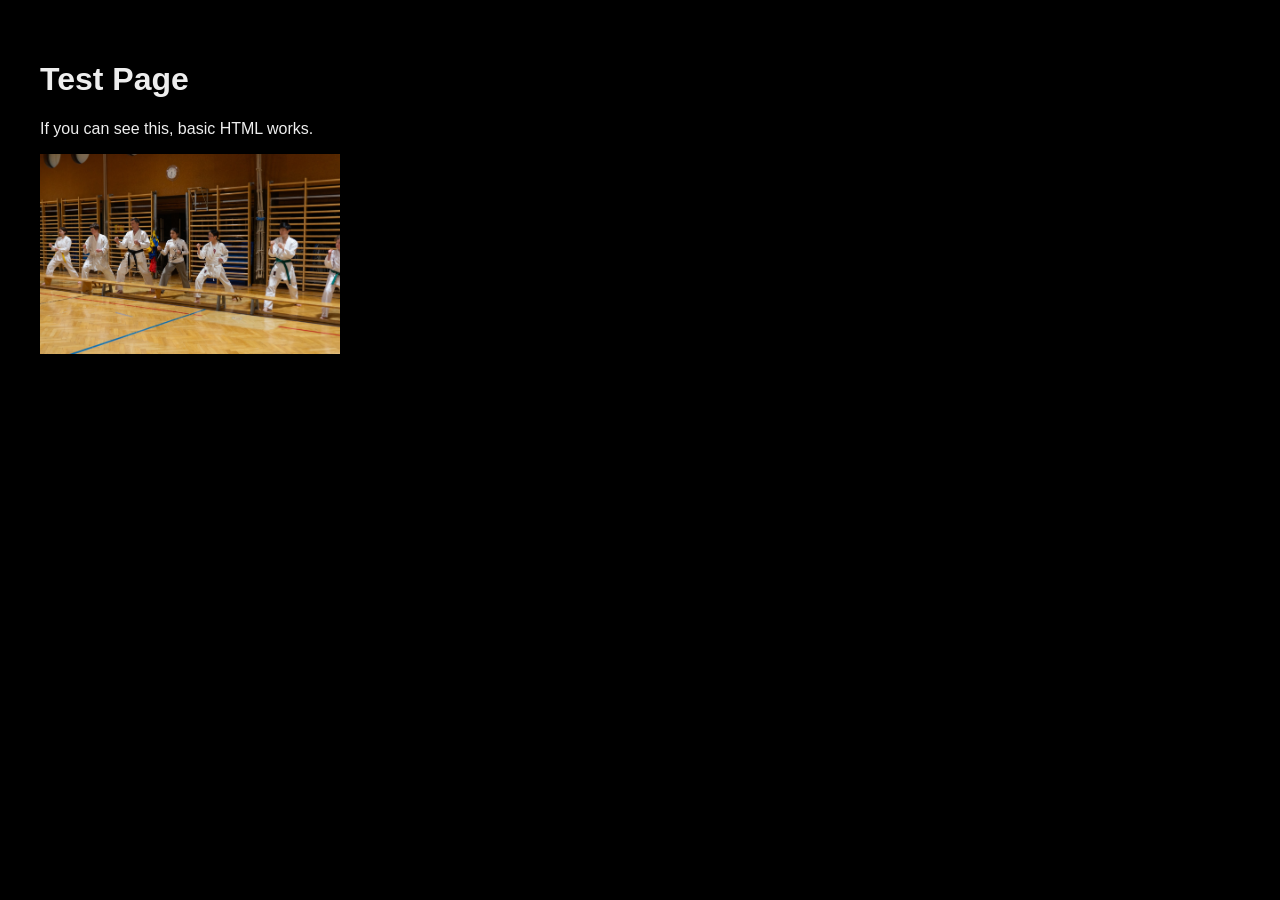
<file: test.html>
<!DOCTYPE html>
<html lang="de">
<head>
  <meta charset="UTF-8">
  <meta name="viewport" content="width=device-width, initial-scale=1.0">
  <title>Test</title>
  <style>
    body { background: #000; color: #eee; font-family: sans-serif; padding: 2rem; }
    img { width: 300px; height: 200px; object-fit: cover; }
  </style>
</head>
<body>
  <h1>Test Page</h1>
  <p>If you can see this, basic HTML works.</p>
  <img src="images/gallery/fudoshin-karate-do-wien_kata-line-wide.jpg" alt="test">
</body>
</html>
</file>
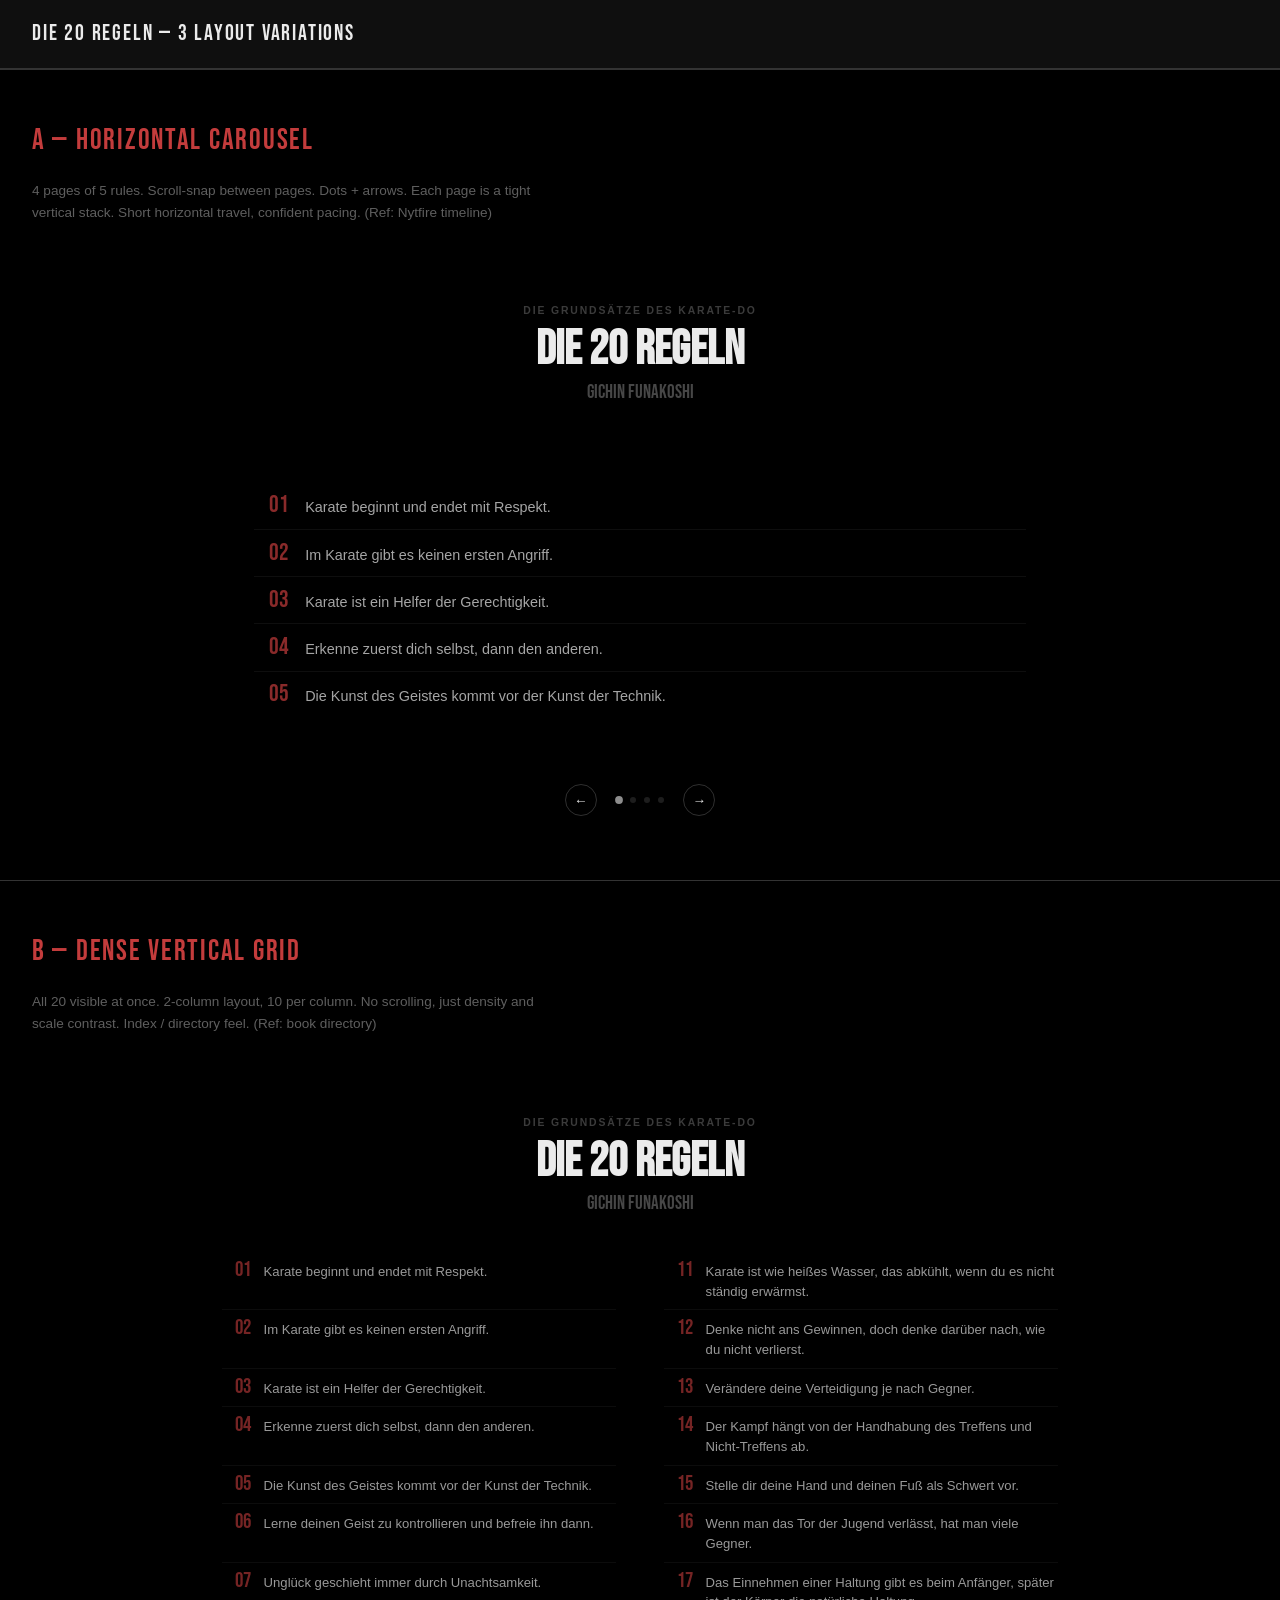
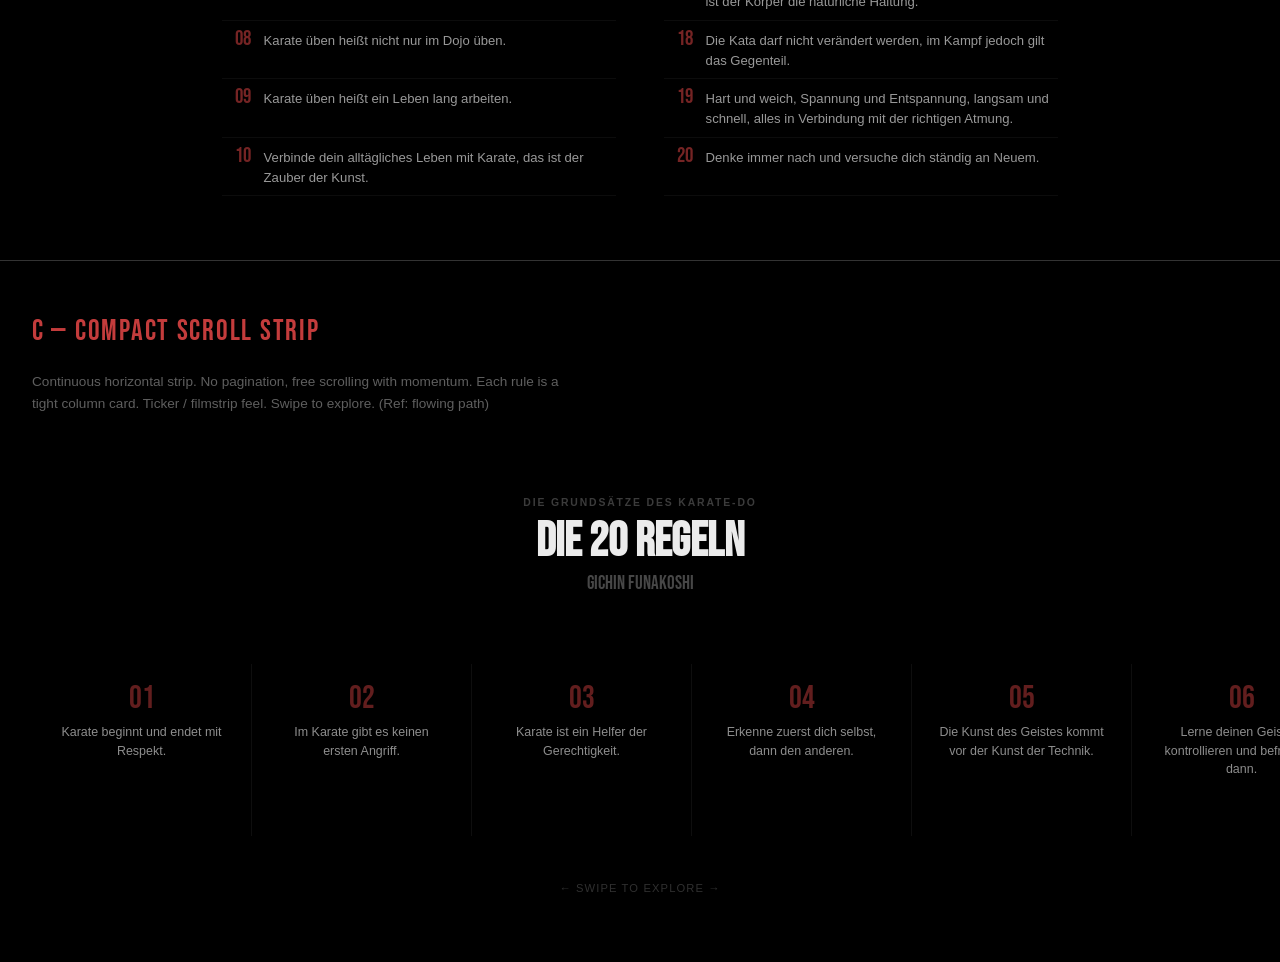
<file: _mockups/rules-variations.html>
<!DOCTYPE html>
<html lang="de" data-theme="dark">
<head>
<meta charset="UTF-8">
<meta name="viewport" content="width=device-width, initial-scale=1.0">
<title>20 Rules — Layout Variations</title>
<link href="https://fonts.googleapis.com/css2?family=Bebas+Neue&display=swap" rel="stylesheet">
<style>
  :root {
    --color-bg:       hsla(0, 0%, 0%, 1);
    --color-fg:       hsla(0, 0%, 92%, 1);
    --color-red:      hsla(0, 53%, 50%, 1);
    --color-surface:  hsla(0, 0%, 6%, 1);
    --color-mid:      hsla(0, 0%, 20%, 1);
    --color-accent:   var(--color-red);
    --font-display:   'Bebas Neue', sans-serif;
    --font-body:      Arial, sans-serif;
    --radius-sm:      4px;
    --radius-md:      6px;
    --radius-full:    50%;
    --ease-out:       cubic-bezier(0.16, 1, 0.3, 1);
  }

  * { margin: 0; padding: 0; box-sizing: border-box; }
  body {
    font-family: var(--font-body);
    background: var(--color-bg);
    color: var(--color-fg);
    line-height: 1.6;
  }

  /* ── Chrome ── */
  .page-title {
    position: sticky; top: 0; z-index: 100;
    background: var(--color-surface);
    border-bottom: 1px solid var(--color-mid);
    padding: 1rem 2rem;
    font-family: var(--font-display);
    font-size: 1.4rem;
    text-transform: uppercase;
    letter-spacing: 0.08em;
  }
  .variation-label {
    padding: 3rem 2rem 1rem;
    font-family: var(--font-display);
    font-size: 1.8rem;
    text-transform: uppercase;
    letter-spacing: 0.06em;
    color: var(--color-accent);
    border-top: 1px solid var(--color-mid);
  }
  .variation-desc {
    padding: 0 2rem 2rem;
    font-size: 0.85rem;
    opacity: 0.4;
    max-width: 600px;
    line-height: 1.6;
  }

  /* ── Shared header ── */
  .rules-header {
    text-align: center;
    padding: 3rem 2rem 2rem;
  }
  .rules-header__sub {
    font-size: 0.65rem;
    font-weight: 700;
    letter-spacing: 0.18em;
    text-transform: uppercase;
    opacity: 0.25;
    margin-bottom: 0.4rem;
  }
  .rules-header__title {
    font-family: var(--font-display);
    font-size: clamp(2rem, 4vw, 3rem);
    text-transform: uppercase;
    line-height: 1;
  }
  .rules-header__author {
    font-family: var(--font-display);
    font-size: 1.2rem;
    text-transform: uppercase;
    opacity: 0.3;
    margin-top: 0.2rem;
  }

  /* ══════════════════════════════════════════
     VARIATION A — Horizontal Carousel
     4 pages of 5, scroll-snap, dots + arrows
  ══════════════════════════════════════════ */
  .va { padding: 0 2rem 4rem; max-width: 900px; margin: 0 auto; }

  .va__viewport {
    display: flex;
    overflow-x: auto;
    scroll-snap-type: x mandatory;
    scroll-behavior: smooth;
    scrollbar-width: none;
  }
  .va__viewport::-webkit-scrollbar { display: none; }

  .va__page {
    flex: 0 0 100%;
    scroll-snap-align: start;
    scroll-snap-stop: always;
    display: flex;
    flex-direction: column;
    justify-content: center;
    padding: 1.5rem 2rem;
    min-height: 320px;
  }

  .va__item {
    display: flex;
    align-items: baseline;
    gap: 1rem;
    padding: 0.65rem 0;
    border-bottom: 1px solid color-mix(in srgb, var(--color-fg) 6%, transparent);
  }
  .va__item:last-child { border-bottom: none; }

  .va__num {
    font-family: var(--font-display);
    font-size: 1.5rem;
    line-height: 1;
    color: var(--color-accent);
    opacity: 0.7;
    flex-shrink: 0;
    min-width: 2.2rem;
    text-align: right;
  }
  .va__text {
    font-size: 0.9rem;
    line-height: 1.55;
    opacity: 0.7;
  }

  .va__nav {
    display: flex;
    align-items: center;
    justify-content: center;
    gap: 1.2rem;
    margin-top: 1.5rem;
  }
  .va__arrow {
    background: none;
    border: 1px solid color-mix(in srgb, var(--color-fg) 20%, transparent);
    color: var(--color-fg);
    width: 2rem; height: 2rem;
    border-radius: var(--radius-full);
    cursor: pointer;
    font-size: 0.85rem;
    display: flex; align-items: center; justify-content: center;
  }
  .va__arrow:hover { border-color: var(--color-accent); }
  .va__dots { display: flex; gap: 0.5rem; }
  .va__dot {
    width: 6px; height: 6px;
    border-radius: var(--radius-full);
    background: var(--color-fg);
    opacity: 0.12;
    cursor: pointer;
  }
  .va__dot.is-active { opacity: 0.6; transform: scale(1.3); }

  /* ══════════════════════════════════════════
     VARIATION B — Dense Vertical Grid
     2 columns, all 20 visible, index feel
  ══════════════════════════════════════════ */
  .vb { padding: 0 2rem 4rem; max-width: 900px; margin: 0 auto; }

  .vb__grid {
    display: grid;
    grid-template-columns: 1fr 1fr;
    gap: 0 3rem;
  }

  .vb__item {
    display: flex;
    align-items: baseline;
    gap: 0.8rem;
    padding: 0.5rem 0;
    border-bottom: 1px solid color-mix(in srgb, var(--color-fg) 5%, transparent);
  }

  .vb__num {
    font-family: var(--font-display);
    font-size: 1.3rem;
    line-height: 1;
    color: var(--color-accent);
    opacity: 0.6;
    flex-shrink: 0;
    min-width: 1.8rem;
    text-align: right;
  }
  .vb__text {
    font-size: 0.82rem;
    line-height: 1.5;
    opacity: 0.65;
  }

  /* ══════════════════════════════════════════
     VARIATION C — Compact Scroll Strip
     Continuous horizontal, no snap, ticker-like
  ══════════════════════════════════════════ */
  .vc { padding: 0 0 4rem; overflow: hidden; }

  .vc__strip {
    display: flex;
    overflow-x: auto;
    gap: 0;
    padding: 2rem;
    scroll-behavior: smooth;
    -webkit-overflow-scrolling: touch;
    scrollbar-width: none;
  }
  .vc__strip::-webkit-scrollbar { display: none; }

  .vc__item {
    flex: 0 0 auto;
    display: flex;
    flex-direction: column;
    align-items: center;
    padding: 1.2rem 1.5rem;
    min-width: 180px;
    max-width: 220px;
    border-right: 1px solid color-mix(in srgb, var(--color-fg) 6%, transparent);
    text-align: center;
  }
  .vc__item:last-child { border-right: none; }

  .vc__num {
    font-family: var(--font-display);
    font-size: 2rem;
    line-height: 1;
    color: var(--color-accent);
    opacity: 0.5;
    margin-bottom: 0.5rem;
  }
  .vc__text {
    font-size: 0.78rem;
    line-height: 1.5;
    opacity: 0.6;
  }

  .vc__hint {
    text-align: center;
    font-size: 0.7rem;
    opacity: 0.2;
    letter-spacing: 0.1em;
    text-transform: uppercase;
    margin-top: 0.8rem;
  }
</style>
</head>
<body>

<div class="page-title">Die 20 Regeln — 3 Layout Variations</div>

<!-- ══════════ VARIATION A: HORIZONTAL CAROUSEL ══════════ -->
<div class="variation-label">A — Horizontal Carousel</div>
<div class="variation-desc">4 pages of 5 rules. Scroll-snap between pages. Dots + arrows. Each page is a tight vertical stack. Short horizontal travel, confident pacing. (Ref: Nytfire timeline)</div>

<div class="va">
  <div class="rules-header">
    <p class="rules-header__sub">Die Grundsätze des Karate-Do</p>
    <h2 class="rules-header__title">Die 20 Regeln</h2>
    <p class="rules-header__author">Gichin Funakoshi</p>
  </div>

  <div class="va__viewport" id="vaViewport">
    <div class="va__page">
      <div class="va__item"><span class="va__num">01</span><span class="va__text">Karate beginnt und endet mit Respekt.</span></div>
      <div class="va__item"><span class="va__num">02</span><span class="va__text">Im Karate gibt es keinen ersten Angriff.</span></div>
      <div class="va__item"><span class="va__num">03</span><span class="va__text">Karate ist ein Helfer der Gerechtigkeit.</span></div>
      <div class="va__item"><span class="va__num">04</span><span class="va__text">Erkenne zuerst dich selbst, dann den anderen.</span></div>
      <div class="va__item"><span class="va__num">05</span><span class="va__text">Die Kunst des Geistes kommt vor der Kunst der Technik.</span></div>
    </div>
    <div class="va__page">
      <div class="va__item"><span class="va__num">06</span><span class="va__text">Lerne deinen Geist zu kontrollieren und befreie ihn dann.</span></div>
      <div class="va__item"><span class="va__num">07</span><span class="va__text">Unglück geschieht immer durch Unachtsamkeit.</span></div>
      <div class="va__item"><span class="va__num">08</span><span class="va__text">Karate üben heißt nicht nur im Dojo üben.</span></div>
      <div class="va__item"><span class="va__num">09</span><span class="va__text">Karate üben heißt ein Leben lang arbeiten.</span></div>
      <div class="va__item"><span class="va__num">10</span><span class="va__text">Verbinde dein alltägliches Leben mit Karate, das ist der Zauber der Kunst.</span></div>
    </div>
    <div class="va__page">
      <div class="va__item"><span class="va__num">11</span><span class="va__text">Karate ist wie heißes Wasser, das abkühlt, wenn du es nicht ständig erwärmst.</span></div>
      <div class="va__item"><span class="va__num">12</span><span class="va__text">Denke nicht ans Gewinnen, doch denke darüber nach, wie du nicht verlierst.</span></div>
      <div class="va__item"><span class="va__num">13</span><span class="va__text">Verändere deine Verteidigung je nach Gegner.</span></div>
      <div class="va__item"><span class="va__num">14</span><span class="va__text">Der Kampf hängt von der Handhabung des Treffens und Nicht-Treffens ab.</span></div>
      <div class="va__item"><span class="va__num">15</span><span class="va__text">Stelle dir deine Hand und deinen Fuß als Schwert vor.</span></div>
    </div>
    <div class="va__page">
      <div class="va__item"><span class="va__num">16</span><span class="va__text">Wenn man das Tor der Jugend verlässt, hat man viele Gegner.</span></div>
      <div class="va__item"><span class="va__num">17</span><span class="va__text">Das Einnehmen einer Haltung gibt es beim Anfänger, später ist der Körper die natürliche Haltung.</span></div>
      <div class="va__item"><span class="va__num">18</span><span class="va__text">Die Kata darf nicht verändert werden, im Kampf jedoch gilt das Gegenteil.</span></div>
      <div class="va__item"><span class="va__num">19</span><span class="va__text">Hart und weich, Spannung und Entspannung, langsam und schnell, alles in Verbindung mit der richtigen Atmung.</span></div>
      <div class="va__item"><span class="va__num">20</span><span class="va__text">Denke immer nach und versuche dich ständig an Neuem.</span></div>
    </div>
  </div>

  <div class="va__nav">
    <button class="va__arrow" onclick="vaGo(-1)">←</button>
    <div class="va__dots">
      <span class="va__dot is-active" onclick="vaGoTo(0)"></span>
      <span class="va__dot" onclick="vaGoTo(1)"></span>
      <span class="va__dot" onclick="vaGoTo(2)"></span>
      <span class="va__dot" onclick="vaGoTo(3)"></span>
    </div>
    <button class="va__arrow" onclick="vaGo(1)">→</button>
  </div>
</div>

<!-- ══════════ VARIATION B: DENSE VERTICAL GRID ══════════ -->
<div class="variation-label">B — Dense Vertical Grid</div>
<div class="variation-desc">All 20 visible at once. 2-column layout, 10 per column. No scrolling, just density and scale contrast. Index / directory feel. (Ref: book directory)</div>

<div class="vb">
  <div class="rules-header">
    <p class="rules-header__sub">Die Grundsätze des Karate-Do</p>
    <h2 class="rules-header__title">Die 20 Regeln</h2>
    <p class="rules-header__author">Gichin Funakoshi</p>
  </div>

  <div class="vb__grid">
    <div class="vb__item"><span class="vb__num">01</span><span class="vb__text">Karate beginnt und endet mit Respekt.</span></div>
    <div class="vb__item"><span class="vb__num">11</span><span class="vb__text">Karate ist wie heißes Wasser, das abkühlt, wenn du es nicht ständig erwärmst.</span></div>
    <div class="vb__item"><span class="vb__num">02</span><span class="vb__text">Im Karate gibt es keinen ersten Angriff.</span></div>
    <div class="vb__item"><span class="vb__num">12</span><span class="vb__text">Denke nicht ans Gewinnen, doch denke darüber nach, wie du nicht verlierst.</span></div>
    <div class="vb__item"><span class="vb__num">03</span><span class="vb__text">Karate ist ein Helfer der Gerechtigkeit.</span></div>
    <div class="vb__item"><span class="vb__num">13</span><span class="vb__text">Verändere deine Verteidigung je nach Gegner.</span></div>
    <div class="vb__item"><span class="vb__num">04</span><span class="vb__text">Erkenne zuerst dich selbst, dann den anderen.</span></div>
    <div class="vb__item"><span class="vb__num">14</span><span class="vb__text">Der Kampf hängt von der Handhabung des Treffens und Nicht-Treffens ab.</span></div>
    <div class="vb__item"><span class="vb__num">05</span><span class="vb__text">Die Kunst des Geistes kommt vor der Kunst der Technik.</span></div>
    <div class="vb__item"><span class="vb__num">15</span><span class="vb__text">Stelle dir deine Hand und deinen Fuß als Schwert vor.</span></div>
    <div class="vb__item"><span class="vb__num">06</span><span class="vb__text">Lerne deinen Geist zu kontrollieren und befreie ihn dann.</span></div>
    <div class="vb__item"><span class="vb__num">16</span><span class="vb__text">Wenn man das Tor der Jugend verlässt, hat man viele Gegner.</span></div>
    <div class="vb__item"><span class="vb__num">07</span><span class="vb__text">Unglück geschieht immer durch Unachtsamkeit.</span></div>
    <div class="vb__item"><span class="vb__num">17</span><span class="vb__text">Das Einnehmen einer Haltung gibt es beim Anfänger, später ist der Körper die natürliche Haltung.</span></div>
    <div class="vb__item"><span class="vb__num">08</span><span class="vb__text">Karate üben heißt nicht nur im Dojo üben.</span></div>
    <div class="vb__item"><span class="vb__num">18</span><span class="vb__text">Die Kata darf nicht verändert werden, im Kampf jedoch gilt das Gegenteil.</span></div>
    <div class="vb__item"><span class="vb__num">09</span><span class="vb__text">Karate üben heißt ein Leben lang arbeiten.</span></div>
    <div class="vb__item"><span class="vb__num">19</span><span class="vb__text">Hart und weich, Spannung und Entspannung, langsam und schnell, alles in Verbindung mit der richtigen Atmung.</span></div>
    <div class="vb__item"><span class="vb__num">10</span><span class="vb__text">Verbinde dein alltägliches Leben mit Karate, das ist der Zauber der Kunst.</span></div>
    <div class="vb__item"><span class="vb__num">20</span><span class="vb__text">Denke immer nach und versuche dich ständig an Neuem.</span></div>
  </div>
</div>

<!-- ══════════ VARIATION C: COMPACT SCROLL STRIP ══════════ -->
<div class="variation-label">C — Compact Scroll Strip</div>
<div class="variation-desc">Continuous horizontal strip. No pagination, free scrolling with momentum. Each rule is a tight column card. Ticker / filmstrip feel. Swipe to explore. (Ref: flowing path)</div>

<div class="vc">
  <div class="rules-header">
    <p class="rules-header__sub">Die Grundsätze des Karate-Do</p>
    <h2 class="rules-header__title">Die 20 Regeln</h2>
    <p class="rules-header__author">Gichin Funakoshi</p>
  </div>

  <div class="vc__strip">
    <div class="vc__item"><span class="vc__num">01</span><span class="vc__text">Karate beginnt und endet mit Respekt.</span></div>
    <div class="vc__item"><span class="vc__num">02</span><span class="vc__text">Im Karate gibt es keinen ersten Angriff.</span></div>
    <div class="vc__item"><span class="vc__num">03</span><span class="vc__text">Karate ist ein Helfer der Gerechtigkeit.</span></div>
    <div class="vc__item"><span class="vc__num">04</span><span class="vc__text">Erkenne zuerst dich selbst, dann den anderen.</span></div>
    <div class="vc__item"><span class="vc__num">05</span><span class="vc__text">Die Kunst des Geistes kommt vor der Kunst der Technik.</span></div>
    <div class="vc__item"><span class="vc__num">06</span><span class="vc__text">Lerne deinen Geist zu kontrollieren und befreie ihn dann.</span></div>
    <div class="vc__item"><span class="vc__num">07</span><span class="vc__text">Unglück geschieht immer durch Unachtsamkeit.</span></div>
    <div class="vc__item"><span class="vc__num">08</span><span class="vc__text">Karate üben heißt nicht nur im Dojo üben.</span></div>
    <div class="vc__item"><span class="vc__num">09</span><span class="vc__text">Karate üben heißt ein Leben lang arbeiten.</span></div>
    <div class="vc__item"><span class="vc__num">10</span><span class="vc__text">Verbinde dein alltägliches Leben mit Karate, das ist der Zauber der Kunst.</span></div>
    <div class="vc__item"><span class="vc__num">11</span><span class="vc__text">Karate ist wie heißes Wasser, das abkühlt, wenn du es nicht ständig erwärmst.</span></div>
    <div class="vc__item"><span class="vc__num">12</span><span class="vc__text">Denke nicht ans Gewinnen, doch denke darüber nach, wie du nicht verlierst.</span></div>
    <div class="vc__item"><span class="vc__num">13</span><span class="vc__text">Verändere deine Verteidigung je nach Gegner.</span></div>
    <div class="vc__item"><span class="vc__num">14</span><span class="vc__text">Der Kampf hängt von der Handhabung des Treffens und Nicht-Treffens ab.</span></div>
    <div class="vc__item"><span class="vc__num">15</span><span class="vc__text">Stelle dir deine Hand und deinen Fuß als Schwert vor.</span></div>
    <div class="vc__item"><span class="vc__num">16</span><span class="vc__text">Wenn man das Tor der Jugend verlässt, hat man viele Gegner.</span></div>
    <div class="vc__item"><span class="vc__num">17</span><span class="vc__text">Das Einnehmen einer Haltung gibt es beim Anfänger, später ist der Körper die natürliche Haltung.</span></div>
    <div class="vc__item"><span class="vc__num">18</span><span class="vc__text">Die Kata darf nicht verändert werden, im Kampf jedoch gilt das Gegenteil.</span></div>
    <div class="vc__item"><span class="vc__num">19</span><span class="vc__text">Hart und weich, Spannung und Entspannung, langsam und schnell, alles in Verbindung mit der richtigen Atmung.</span></div>
    <div class="vc__item"><span class="vc__num">20</span><span class="vc__text">Denke immer nach und versuche dich ständig an Neuem.</span></div>
  </div>
  <p class="vc__hint">← swipe to explore →</p>
</div>

<script>
// Variation A carousel logic
let vaPage = 0;
const vaViewport = document.getElementById('vaViewport');
const vaDots = document.querySelectorAll('.va__dot');

function vaGoTo(i) {
  vaPage = i;
  vaViewport.children[i].scrollIntoView({ behavior: 'smooth', block: 'nearest', inline: 'start' });
  vaDots.forEach((d, j) => d.classList.toggle('is-active', j === i));
}
function vaGo(dir) {
  const next = Math.max(0, Math.min(3, vaPage + dir));
  vaGoTo(next);
}
</script>

</body>
</html>
</file>
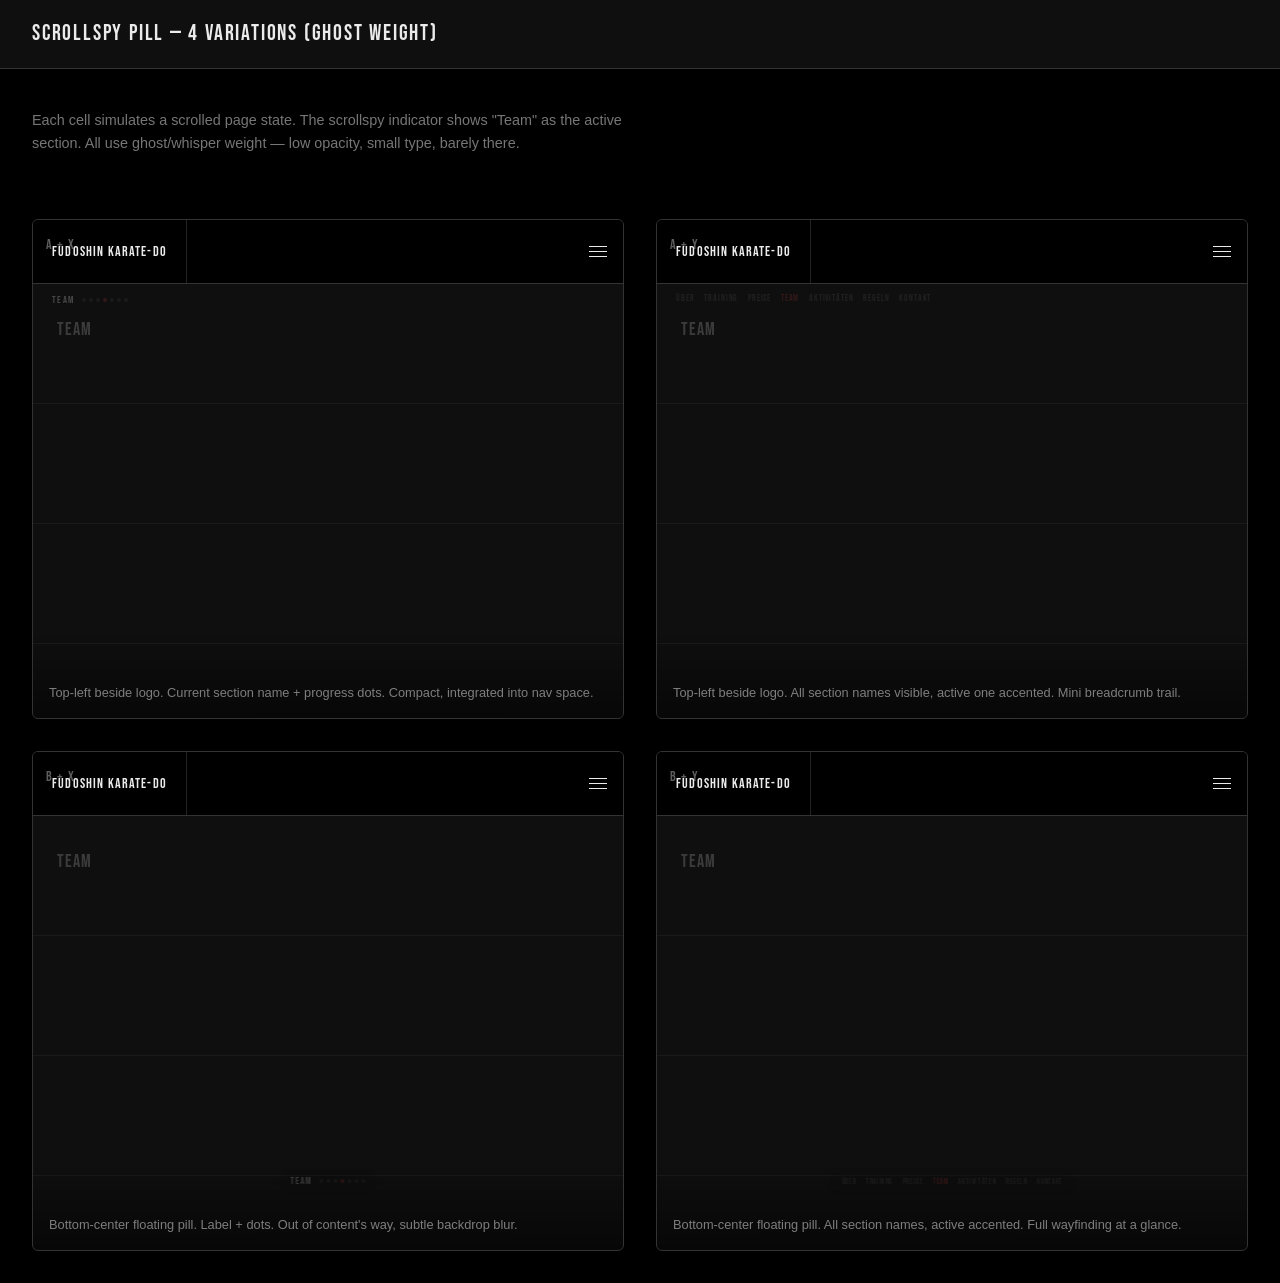
<file: _mockups/scrollspy-variations.html>
<!DOCTYPE html>
<html lang="en" data-theme="dark">
<head>
<meta charset="UTF-8">
<meta name="viewport" content="width=device-width, initial-scale=1.0">
<title>Scrollspy Pill — Variations</title>
<link href="https://fonts.googleapis.com/css2?family=Bebas+Neue&display=swap" rel="stylesheet">
<style>
  :root {
    --color-bg:       hsla(0, 0%, 0%, 1);
    --color-fg:       hsla(0, 0%, 92%, 1);
    --color-red:      hsla(0, 53%, 50%, 1);
    --color-surface:  hsla(0, 0%, 6%, 1);
    --color-mid:      hsla(0, 0%, 20%, 1);
    --color-accent:   var(--color-red);
    --font-display:   'Bebas Neue', sans-serif;
    --font-body:      Arial, sans-serif;
    --nav-h:          4rem;
    --radius-sm:      4px;
    --radius-md:      6px;
    --radius-full:    50%;
    --ease-out:       cubic-bezier(0.16, 1, 0.3, 1);
  }

  * { margin: 0; padding: 0; box-sizing: border-box; }
  body {
    font-family: var(--font-body);
    background: var(--color-bg);
    color: var(--color-fg);
    line-height: 1.6;
  }

  /* ── Mockup chrome ── */
  .mockup-title {
    position: sticky; top: 0; z-index: 100;
    background: var(--color-surface);
    border-bottom: 1px solid var(--color-mid);
    padding: 1rem 2rem;
    font-family: var(--font-display);
    font-size: 1.4rem;
    text-transform: uppercase;
    letter-spacing: 0.08em;
  }
  .mockup-grid {
    display: grid;
    grid-template-columns: 1fr 1fr;
    gap: 2rem;
    padding: 2rem;
  }
  .mockup-cell {
    position: relative;
    background: var(--color-surface);
    border: 1px solid var(--color-mid);
    border-radius: var(--radius-md);
    overflow: hidden;
    min-height: 500px;
  }
  .mockup-cell__label {
    position: absolute; top: 0.8rem; left: 0.8rem;
    font-family: var(--font-display);
    font-size: 0.9rem;
    letter-spacing: 0.1em;
    text-transform: uppercase;
    opacity: 0.4;
    z-index: 10;
  }
  .mockup-cell__desc {
    position: absolute; bottom: 0; left: 0; right: 0;
    background: linear-gradient(transparent, var(--color-bg));
    padding: 3rem 1rem 1rem;
    font-size: 0.8rem;
    opacity: 0.5;
    line-height: 1.5;
  }

  /* ── Fake nav bar ── */
  .fake-nav {
    display: flex;
    align-items: center;
    height: var(--nav-h);
    border-bottom: 1px solid var(--color-mid);
    background: var(--color-bg);
    position: relative;
  }
  .fake-nav__logo {
    padding: 0 1.2rem;
    font-family: var(--font-display);
    font-size: 0.9rem;
    letter-spacing: 0.08em;
    text-transform: uppercase;
    white-space: nowrap;
    border-right: 1px solid color-mix(in srgb, var(--color-fg) 15%, transparent);
    height: 100%;
    display: flex;
    align-items: center;
  }
  .fake-nav__hamburger {
    margin-left: auto;
    display: flex; flex-direction: column;
    gap: 4px; padding: 1rem;
  }
  .fake-nav__hamburger span {
    display: block; width: 18px; height: 1px;
    background: var(--color-fg);
  }

  /* ── Fake page content ── */
  .fake-section {
    padding: 2rem 1.5rem;
    min-height: 120px;
    border-bottom: 1px solid color-mix(in srgb, var(--color-fg) 5%, transparent);
  }
  .fake-section__name {
    font-family: var(--font-display);
    font-size: 1.1rem;
    text-transform: uppercase;
    letter-spacing: 0.06em;
    opacity: 0.2;
  }

  /* ══════════════════════════════════════
     VARIATION A+X: Top-left + Label+dots
  ══════════════════════════════════════ */
  .spy-ax {
    position: absolute;
    top: calc(var(--nav-h) + 0.5rem);
    left: 1.2rem;
    display: flex;
    align-items: center;
    gap: 0.5rem;
    z-index: 5;
    opacity: 0.25;
    transition: opacity 400ms ease;
  }
  .spy-ax__label {
    font-family: var(--font-display);
    font-size: 0.65rem;
    letter-spacing: 0.12em;
    text-transform: uppercase;
  }
  .spy-ax__dots {
    display: flex; gap: 3px;
  }
  .spy-ax__dot {
    width: 4px; height: 4px;
    border-radius: var(--radius-full);
    background: var(--color-fg);
    opacity: 0.2;
  }
  .spy-ax__dot.is-active {
    opacity: 0.8;
    background: var(--color-accent);
  }

  /* ══════════════════════════════════════
     VARIATION A+Y: Top-left + All names
  ══════════════════════════════════════ */
  .spy-ay {
    position: absolute;
    top: calc(var(--nav-h) + 0.5rem);
    left: 1.2rem;
    display: flex;
    align-items: center;
    gap: 0.6rem;
    z-index: 5;
    opacity: 0.2;
  }
  .spy-ay__item {
    font-family: var(--font-display);
    font-size: 0.55rem;
    letter-spacing: 0.1em;
    text-transform: uppercase;
    opacity: 0.4;
    transition: opacity 300ms ease;
  }
  .spy-ay__item.is-active {
    opacity: 1;
    color: var(--color-accent);
  }

  /* ══════════════════════════════════════
     VARIATION B+X: Bottom-center + Label+dots
  ══════════════════════════════════════ */
  .spy-bx {
    position: absolute;
    bottom: 3.5rem;
    left: 50%;
    transform: translateX(-50%);
    display: flex;
    align-items: center;
    gap: 0.5rem;
    z-index: 5;
    opacity: 0.2;
    background: color-mix(in srgb, var(--color-surface) 80%, transparent);
    padding: 0.3rem 0.7rem;
    border-radius: 20px;
    backdrop-filter: blur(8px);
  }
  .spy-bx__label {
    font-family: var(--font-display);
    font-size: 0.6rem;
    letter-spacing: 0.1em;
    text-transform: uppercase;
  }
  .spy-bx__dots {
    display: flex; gap: 3px;
  }
  .spy-bx__dot {
    width: 4px; height: 4px;
    border-radius: var(--radius-full);
    background: var(--color-fg);
    opacity: 0.2;
  }
  .spy-bx__dot.is-active {
    opacity: 0.8;
    background: var(--color-accent);
  }

  /* ══════════════════════════════════════
     VARIATION B+Y: Bottom-center + All names
  ══════════════════════════════════════ */
  .spy-by {
    position: absolute;
    bottom: 3.5rem;
    left: 50%;
    transform: translateX(-50%);
    display: flex;
    align-items: center;
    gap: 0.6rem;
    z-index: 5;
    opacity: 0.2;
    background: color-mix(in srgb, var(--color-surface) 80%, transparent);
    padding: 0.3rem 0.8rem;
    border-radius: 20px;
    backdrop-filter: blur(8px);
    white-space: nowrap;
  }
  .spy-by__item {
    font-family: var(--font-display);
    font-size: 0.5rem;
    letter-spacing: 0.08em;
    text-transform: uppercase;
    opacity: 0.35;
    transition: opacity 300ms ease;
  }
  .spy-by__item.is-active {
    opacity: 1;
    color: var(--color-accent);
  }

  .intro {
    padding: 2rem;
    max-width: 700px;
  }
  .intro p { font-size: 0.9rem; opacity: 0.5; margin-top: 0.5rem; }
</style>
</head>
<body>

<div class="mockup-title">Scrollspy Pill — 4 Variations (ghost weight)</div>

<div class="intro">
  <p>Each cell simulates a scrolled page state. The scrollspy indicator shows "Team" as the active section. All use ghost/whisper weight — low opacity, small type, barely there.</p>
</div>

<div class="mockup-grid">

  <!-- A+X: Top-left, Label + dots -->
  <div class="mockup-cell">
    <span class="mockup-cell__label">A + X</span>
    <div class="fake-nav">
      <span class="fake-nav__logo">Fudoshin Karate-Do</span>
      <div class="fake-nav__hamburger"><span></span><span></span><span></span></div>
    </div>
    <div class="spy-ax">
      <span class="spy-ax__label">Team</span>
      <div class="spy-ax__dots">
        <span class="spy-ax__dot"></span>
        <span class="spy-ax__dot"></span>
        <span class="spy-ax__dot"></span>
        <span class="spy-ax__dot is-active"></span>
        <span class="spy-ax__dot"></span>
        <span class="spy-ax__dot"></span>
        <span class="spy-ax__dot"></span>
      </div>
    </div>
    <div class="fake-section"><span class="fake-section__name">Team</span></div>
    <div class="fake-section"></div>
    <div class="fake-section"></div>
    <div class="mockup-cell__desc">Top-left beside logo. Current section name + progress dots. Compact, integrated into nav space.</div>
  </div>

  <!-- A+Y: Top-left, All names -->
  <div class="mockup-cell">
    <span class="mockup-cell__label">A + Y</span>
    <div class="fake-nav">
      <span class="fake-nav__logo">Fudoshin Karate-Do</span>
      <div class="fake-nav__hamburger"><span></span><span></span><span></span></div>
    </div>
    <div class="spy-ay">
      <span class="spy-ay__item">Über</span>
      <span class="spy-ay__item">Training</span>
      <span class="spy-ay__item">Preise</span>
      <span class="spy-ay__item is-active">Team</span>
      <span class="spy-ay__item">Aktivitäten</span>
      <span class="spy-ay__item">Regeln</span>
      <span class="spy-ay__item">Kontakt</span>
    </div>
    <div class="fake-section"><span class="fake-section__name">Team</span></div>
    <div class="fake-section"></div>
    <div class="fake-section"></div>
    <div class="mockup-cell__desc">Top-left beside logo. All section names visible, active one accented. Mini breadcrumb trail.</div>
  </div>

  <!-- B+X: Bottom-center, Label + dots -->
  <div class="mockup-cell">
    <span class="mockup-cell__label">B + X</span>
    <div class="fake-nav">
      <span class="fake-nav__logo">Fudoshin Karate-Do</span>
      <div class="fake-nav__hamburger"><span></span><span></span><span></span></div>
    </div>
    <div class="fake-section"><span class="fake-section__name">Team</span></div>
    <div class="fake-section"></div>
    <div class="fake-section"></div>
    <div class="spy-bx">
      <span class="spy-bx__label">Team</span>
      <div class="spy-bx__dots">
        <span class="spy-bx__dot"></span>
        <span class="spy-bx__dot"></span>
        <span class="spy-bx__dot"></span>
        <span class="spy-bx__dot is-active"></span>
        <span class="spy-bx__dot"></span>
        <span class="spy-bx__dot"></span>
        <span class="spy-bx__dot"></span>
      </div>
    </div>
    <div class="mockup-cell__desc">Bottom-center floating pill. Label + dots. Out of content's way, subtle backdrop blur.</div>
  </div>

  <!-- B+Y: Bottom-center, All names -->
  <div class="mockup-cell">
    <span class="mockup-cell__label">B + Y</span>
    <div class="fake-nav">
      <span class="fake-nav__logo">Fudoshin Karate-Do</span>
      <div class="fake-nav__hamburger"><span></span><span></span><span></span></div>
    </div>
    <div class="fake-section"><span class="fake-section__name">Team</span></div>
    <div class="fake-section"></div>
    <div class="fake-section"></div>
    <div class="spy-by">
      <span class="spy-by__item">Über</span>
      <span class="spy-by__item">Training</span>
      <span class="spy-by__item">Preise</span>
      <span class="spy-by__item is-active">Team</span>
      <span class="spy-by__item">Aktivitäten</span>
      <span class="spy-by__item">Regeln</span>
      <span class="spy-by__item">Kontakt</span>
    </div>
    <div class="mockup-cell__desc">Bottom-center floating pill. All section names, active accented. Full wayfinding at a glance.</div>
  </div>

</div>

</body>
</html>
</file>
